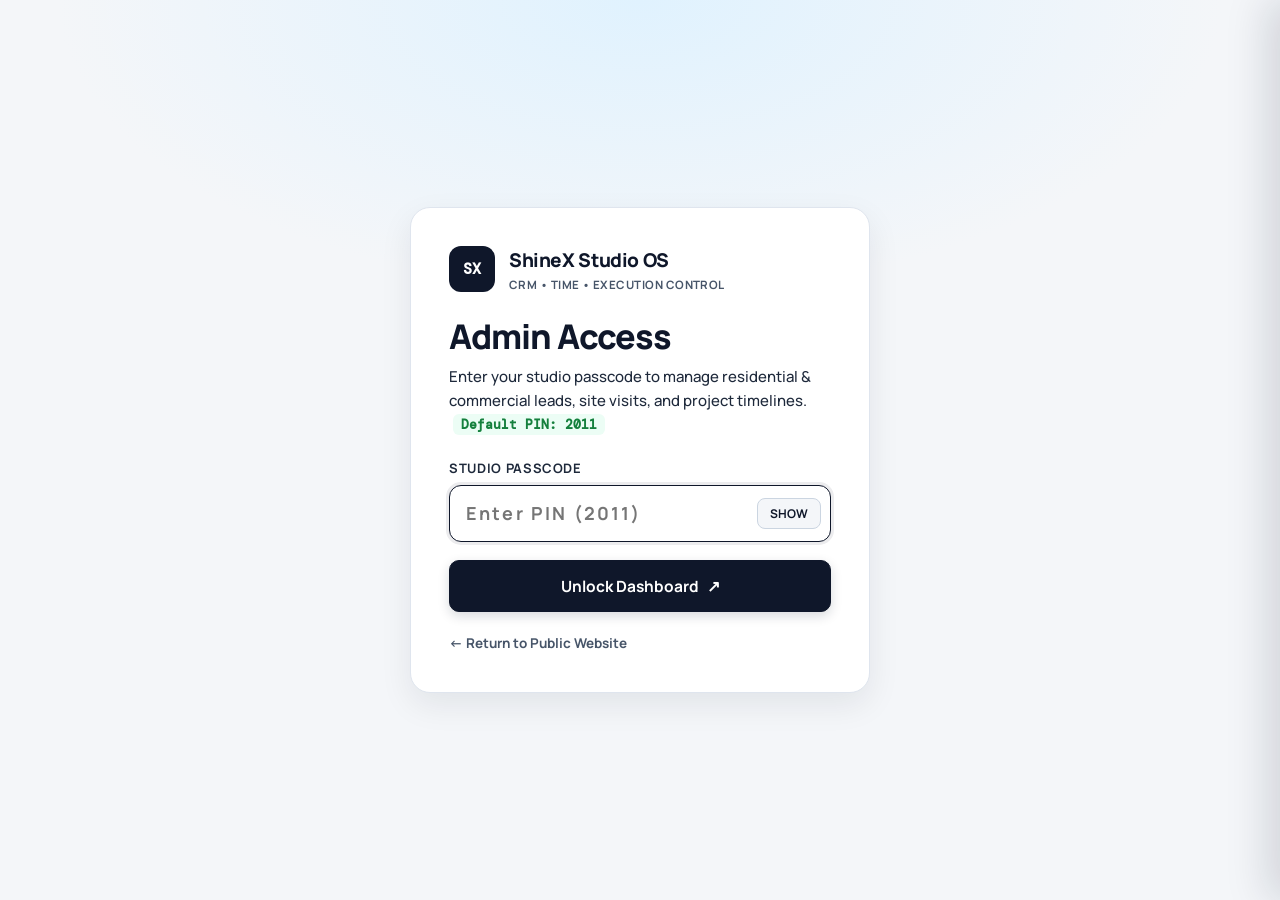
<file: admin.html>
<!doctype html>
<html lang="en">
<head>
  <meta charset="utf-8" />
  <meta name="viewport" content="width=device-width, initial-scale=1" />
  <meta name="theme-color" content="#f4f6f9" />
  <meta name="robots" content="noindex, nofollow" />
  <title>ShineX Studio OS — Admin CRM &amp; Operations</title>
  <link rel="icon" href="data:," />
  <link rel="preconnect" href="https://fonts.googleapis.com" />
  <link rel="preconnect" href="https://fonts.gstatic.com" crossorigin />
  <link href="https://fonts.googleapis.com/css2?family=DM+Mono:wght@500;700&family=Manrope:wght@500;600;700;800&display=swap" rel="stylesheet" />
  <link rel="stylesheet" href="admin.css?v=8" />
</head>
<body>
  <!-- Passcode Gate -->
  <div class="auth-gate" id="authGate">
    <div class="auth-card">
      <div class="auth-brand">
        <span class="brand-mark">SX</span>
        <div>
          <strong>ShineX Studio OS</strong>
          <small>CRM • Time • Execution Control</small>
        </div>
      </div>
      <h1>Admin Access</h1>
      <p class="auth-hint">Enter your studio passcode to manage residential &amp; commercial leads, site visits, and project timelines. <span>Default PIN: 2011</span></p>
      <div id="authForm" class="auth-form">
        <div class="auth-field">
          <label for="authInput">Studio Passcode</label>
          <div class="auth-input-wrap">
            <input id="authInput" name="pin" type="password" inputmode="numeric" autocomplete="off" placeholder="Enter PIN (2011)" autofocus />
            <button class="auth-eye-btn" id="togglePinVisBtn" type="button" aria-label="Show passcode">Show</button>
          </div>
        </div>
        <p class="auth-error" id="authError">Incorrect passcode. Try again (default: 2011).</p>
        <button class="btn btn--accent btn--full" id="authSubmitBtn" type="button">Unlock Dashboard <span>↗</span></button>
      </div>
      <a class="auth-back" href="index.html">← Return to Public Website</a>
    </div>
  </div>

  <!-- Admin Dashboard App -->
  <div class="admin-app" id="adminApp" hidden>
    <aside class="sidebar" id="sidebar">
      <div class="sidebar-top">
        <a class="brand" href="index.html" title="View Public Site">
          <span class="brand-mark">SX</span>
          <span class="brand-copy">ShineX <em>Studio OS</em></span>
        </a>
        <button class="icon-btn sidebar-close" id="sidebarClose" type="button" aria-label="Close navigation">×</button>
      </div>

      <nav class="side-nav" aria-label="Dashboard sections">
        <button class="nav-item is-active" data-view="overview" type="button">
          <span class="nav-num">01</span>
          <span class="nav-label">Overview</span>
        </button>
        <button class="nav-item" data-view="leads" type="button">
          <span class="nav-num">02</span>
          <span class="nav-label">Leads CRM</span>
          <span class="nav-badge" id="navLeadsBadge">0</span>
        </button>
        <button class="nav-item" data-view="schedule" type="button">
          <span class="nav-num">03</span>
          <span class="nav-label">Time &amp; Schedule</span>
          <span class="nav-badge nav-badge--warn" id="navScheduleBadge">0</span>
        </button>
        <button class="nav-item" data-view="projects" type="button">
          <span class="nav-num">04</span>
          <span class="nav-label">Active Projects</span>
          <span class="nav-badge" id="navProjectsBadge">0</span>
        </button>
        <button class="nav-item" data-view="settings" type="button">
          <span class="nav-num">05</span>
          <span class="nav-label">Sync &amp; Settings</span>
        </button>
      </nav>

      <div class="sidebar-footer">
        <div class="studio-badge">Parent: Sneha Enterprises &bull; Est. 2011</div>
        <div class="sidebar-actions">
          <a class="btn btn--ghost btn--sm" href="index.html" target="_blank" rel="noreferrer">Live Site ↗</a>
          <button class="btn btn--ghost btn--sm" id="lockBtn" type="button">Lock Portal</button>
        </div>
      </div>
    </aside>

    <div class="main-wrap">
      <header class="topbar">
        <div class="topbar-left">
          <button class="icon-btn menu-toggle" id="menuToggle" type="button" aria-label="Open menu">☰</button>
          <div>
            <span class="eyebrow-mono" id="topbarKicker">01 / Executive Command</span>
            <h2 class="topbar-title" id="topbarTitle">Overview &amp; Pipeline</h2>
          </div>
        </div>

        <div class="topbar-right">
          <span class="sync-pill sync-pill--local" id="syncStatusBadge">Local Mode</span>
          <span class="live-clock" id="liveClock"></span>
          <div class="search-box">
            <input id="globalSearch" type="search" placeholder="Search leads, phones, cities..." aria-label="Search leads and projects" />
          </div>
          <button class="btn btn--ghost" id="openNewScheduleBtn" type="button">+ Schedule</button>
          <button class="btn btn--accent" id="openNewLeadBtn" type="button">+ New Lead</button>
        </div>
      </header>

      <main class="workspace">
        <!-- 01 / OVERVIEW -->
        <section class="view is-active" id="view-overview">
          <div class="kpi-grid" id="kpiGrid"></div>

          <div class="overview-grid">
            <article class="panel">
              <div class="panel-head">
                <div>
                  <span class="eyebrow-mono">Conversion Velocity</span>
                  <h3>Stage Funnel &amp; World Split</h3>
                </div>
                <button class="btn btn--ghost btn--xs" data-jump="leads" type="button">Open CRM →</button>
              </div>
              <div id="funnelBars" class="funnel-bars"></div>
              <div id="worldSplit" class="world-split"></div>
            </article>

            <article class="panel">
              <div class="panel-head">
                <div>
                  <span class="eyebrow-mono">Time Management</span>
                  <h3>Today &amp; Overdue Priorities</h3>
                </div>
                <button class="btn btn--ghost btn--xs" data-jump="schedule" type="button">Full Agenda →</button>
              </div>
              <div id="todayAgendaList" class="compact-list"></div>
            </article>
          </div>

          <article class="panel">
            <div class="panel-head">
              <div>
                <span class="eyebrow-mono">Latest Incoming Briefs</span>
                <h3>Recent Leads &amp; Enquiries</h3>
              </div>
              <button class="btn btn--ghost btn--xs" data-jump="leads" type="button">View All Leads →</button>
            </div>
            <div id="recentLeadsTableWrap" class="table-wrap"></div>
          </article>
        </section>

        <!-- 02 / LEADS CRM -->
        <section class="view" id="view-leads">
          <div class="toolbar">
            <div class="filter-row">
              <select id="filterWorld" aria-label="Filter by World">
                <option value="all">All Worlds</option>
                <option value="Residential">Residential</option>
                <option value="Commercial & Civil">Commercial &amp; Civil</option>
              </select>
              <select id="filterStage" aria-label="Filter by Stage">
                <option value="all">All Stages</option>
                <option value="New">New</option>
                <option value="Contacted">Contacted</option>
                <option value="Site Visit">Site Visit</option>
                <option value="Quote Sent">Quote Sent</option>
                <option value="Won">Won</option>
                <option value="Lost">Lost</option>
              </select>
              <select id="filterPriority" aria-label="Filter by Priority">
                <option value="all">All Priorities</option>
                <option value="Hot">Hot</option>
                <option value="Warm">Warm</option>
                <option value="Normal">Normal</option>
              </select>
            </div>

            <div class="toolbar-actions">
              <div class="segmented" role="group" aria-label="CRM Layout Mode">
                <button class="seg-btn is-active" data-crm-mode="table" type="button">Table</button>
                <button class="seg-btn" data-crm-mode="kanban" type="button">Kanban Board</button>
              </div>
              <button class="btn btn--accent btn--sm" id="crmAddLeadBtn" type="button">+ Add Lead</button>
            </div>
          </div>

          <div id="crmTableView" class="panel">
            <div class="table-wrap">
              <table class="crm-table">
                <thead>
                  <tr>
                    <th>Client</th>
                    <th>Scope / Service</th>
                    <th>City</th>
                    <th>Stage</th>
                    <th>Priority</th>
                    <th>Est. Value</th>
                    <th>Next Follow-Up</th>
                    <th>Actions</th>
                  </tr>
                </thead>
                <tbody id="leadsTableBody"></tbody>
              </table>
            </div>
          </div>

          <div id="crmKanbanView" class="kanban-board" hidden></div>
        </section>

        <!-- 03 / TIME & SCHEDULE -->
        <section class="view" id="view-schedule">
          <div class="toolbar">
            <div class="segmented" id="scheduleTabs" role="group" aria-label="Schedule filter">
              <button class="seg-btn is-active" data-sched-filter="active" type="button">All Open</button>
              <button class="seg-btn" data-sched-filter="overdue" type="button">Overdue</button>
              <button class="seg-btn" data-sched-filter="today" type="button">Today</button>
              <button class="seg-btn" data-sched-filter="upcoming" type="button">Upcoming</button>
              <button class="seg-btn" data-sched-filter="completed" type="button">Completed</button>
            </div>
            <button class="btn btn--accent btn--sm" id="schedAddBtn" type="button">+ Schedule Time Slot</button>
          </div>

          <div class="panel">
            <div id="scheduleList" class="schedule-list"></div>
          </div>
        </section>

        <!-- 04 / ACTIVE PROJECTS -->
        <section class="view" id="view-projects">
          <div class="toolbar">
            <div>
              <span class="eyebrow-mono">Site Execution &amp; Handover Tracking</span>
              <h3 class="toolbar-sub">Turnkey Build Timelines</h3>
            </div>
            <button class="btn btn--accent btn--sm" id="addProjectBtn" type="button">+ New Project</button>
          </div>

          <div id="projectsGrid" class="projects-grid"></div>
        </section>

        <!-- 05 / SYNC & SETTINGS -->
        <section class="view" id="view-settings">
          <div class="settings-grid">
            <article class="panel">
              <span class="eyebrow-mono">Backups &amp; Reporting</span>
              <h3>Export &amp; Restore Studio Data</h3>
              <p class="panel-desc">Download Excel-compatible CSV spreadsheets of your leads or schedules, or export a full JSON backup before switching devices.</p>
              <div class="btn-cluster">
                <button class="btn btn--accent" id="exportLeadsCsvBtn" type="button">Export Leads CSV ↗</button>
                <button class="btn btn--ghost" id="exportScheduleCsvBtn" type="button">Export Schedule CSV ↗</button>
                <button class="btn btn--ghost" id="exportJsonBtn" type="button">Download JSON Backup</button>
                <label class="btn btn--ghost file-btn">
                  Import JSON Backup
                  <input id="importJsonInput" type="file" accept=".json" hidden />
                </label>
              </div>
              <div class="danger-zone">
                <span>Restore original sample walkthrough records (asks confirmation):</span>
                <button class="btn btn--danger btn--sm" id="resetSeedBtn" type="button">Reset to Demo Seed Data</button>
              </div>
            </article>

            <article class="panel">
              <span class="eyebrow-mono">Security</span>
              <h3>Admin Passcode</h3>
              <p class="panel-desc">Update the lock screen PIN stored on this browser. Default PIN is <code>2011</code>.</p>
              <form id="pinForm" class="stack-form">
                <label>
                  <span>New Studio PIN (4–12 chars)</span>
                  <input id="newPinInput" type="password" minlength="4" maxlength="12" placeholder="Enter new PIN" required />
                </label>
                <button class="btn btn--accent btn--sm" type="submit">Update Passcode</button>
                <p class="inline-feedback" id="pinFeedback"></p>
              </form>
            </article>

            <article class="panel panel--wide">
              <span class="eyebrow-mono">Live Domain &amp; Cross-Device Lead Sync</span>
              <h3>Google Sheets / Webhook Sync (For Live Domain Launch)</h3>
              <p class="panel-desc">Once your custom domain is live, visitors submit quotes from their own phones. Paste your free Google Apps Script <code>/exec</code> URL below AND into <strong>crm-config.js</strong> so every customer quote from any phone syncs straight to your Google Sheet and this Admin Panel.</p>
              <form id="syncForm" class="sync-form">
                <input id="webhookUrlInput" type="url" placeholder="https://script.google.com/macros/s/.../exec" />
                <button class="btn btn--accent" type="submit">Save Sync URL</button>
                <button class="btn btn--ghost" id="pullSyncBtn" type="button">Pull Remote Leads ↓</button>
              </form>
              <p class="inline-feedback" id="syncFeedback"></p>

              <details class="script-accordion">
                <summary>View 1-Click Free Google Sheets Apps Script Setup &amp; Domain Checklist</summary>
                <p class="panel-desc"><strong>Setup:</strong> Open Google Sheets → Extensions → Apps Script → paste the code below → Deploy as Web App (Execute as: <strong>Me</strong>, Who has access: <strong>Anyone</strong>) → copy the <code>/exec</code> URL into <code>crm-config.js</code> and above.</p>
                <pre id="appsScriptCode">function doPost(e) {
  var sheet = SpreadsheetApp.getActiveSpreadsheet().getActiveSheet();
  var payload = JSON.parse(e.postData.contents);
  var lead = payload.lead || payload;
  if (sheet.getLastRow() === 0) {
    sheet.appendRow(["ID","Created","Name","Phone","Email","City","World","Service","SubService","Concept","Message","Status"]);
  }
  sheet.appendRow([lead.id, lead.createdAt, lead.name, lead.contact, lead.email, lead.city, lead.world, lead.service, lead.subService, lead.concept, lead.message, lead.status]);
  return ContentService.createTextOutput(JSON.stringify({ ok: true })).setMimeType(ContentService.MimeType.JSON);
}

function doGet() {
  var sheet = SpreadsheetApp.getActiveSpreadsheet().getActiveSheet();
  var rows = sheet.getDataRange().getValues();
  if (rows.length &lt; 2) return ContentService.createTextOutput(JSON.stringify({ leads: [] })).setMimeType(ContentService.MimeType.JSON);
  var leads = rows.slice(1).map(function(r) {
    return { id: String(r[0]), createdAt: String(r[1]), name: String(r[2]), contact: String(r[3]), email: String(r[4]), city: String(r[5]), world: String(r[6]), service: String(r[7]), subService: String(r[8]), concept: String(r[9]), message: String(r[10]), status: String(r[11] || "New"), priority: "Warm", estimatedValue: 0, notes: [] };
  });
  return ContentService.createTextOutput(JSON.stringify({ leads: leads })).setMimeType(ContentService.MimeType.JSON);
}</pre>
                <button class="btn btn--ghost btn--sm" id="copyScriptBtn" type="button">Copy Apps Script</button>
              </details>
            </article>
          </div>
        </section>
      </main>
    </div>
  </div>

  <!-- Slide-over Lead Inspector Drawer -->
  <div class="drawer-backdrop" id="drawerBackdrop" hidden></div>
  <aside class="inspector-drawer" id="leadDrawer" aria-hidden="true">
    <div class="drawer-head">
      <div>
        <span class="eyebrow-mono" id="drawerLeadId">LD-000</span>
        <h3 id="drawerLeadName">Client Name</h3>
      </div>
      <button class="icon-btn" id="drawerClose" type="button" aria-label="Close inspector">×</button>
    </div>

    <div class="drawer-body">
      <div class="drawer-quick-actions">
        <a class="btn btn--accent btn--sm" id="drawerWaBtn" target="_blank" rel="noreferrer">WhatsApp Follow-Up ↗</a>
        <a class="btn btn--ghost btn--sm" id="drawerCallBtn">Call Client ↗</a>
        <a class="btn btn--ghost btn--sm" id="drawerMailBtn">Email ↗</a>
      </div>

      <div class="drawer-scope-card" id="drawerScopeBox"></div>

      <form id="drawerEditForm" class="drawer-form">
        <div class="form-row-2">
          <label>
            <span>Stage</span>
            <select name="status" id="drawerStatus">
              <option value="New">New</option>
              <option value="Contacted">Contacted</option>
              <option value="Site Visit">Site Visit</option>
              <option value="Quote Sent">Quote Sent</option>
              <option value="Won">Won</option>
              <option value="Lost">Lost</option>
            </select>
          </label>
          <label>
            <span>Priority</span>
            <select name="priority" id="drawerPriority">
              <option value="Hot">Hot</option>
              <option value="Warm">Warm</option>
              <option value="Normal">Normal</option>
            </select>
          </label>
        </div>

        <div class="form-row-2">
          <label>
            <span>Est. Budget (₹)</span>
            <input name="estimatedValue" id="drawerValue" type="number" min="0" step="10000" placeholder="e.g. 650000" />
          </label>
          <label>
            <span>Assigned To</span>
            <input name="assignedTo" id="drawerAssignee" type="text" placeholder="Salim Ahmed" />
          </label>
        </div>

        <div class="form-row-2">
          <label>
            <span>Next Follow-Up Date &amp; Time</span>
            <input name="followUpAt" id="drawerFollowUp" type="datetime-local" />
          </label>
          <label>
            <span>City / Site Location</span>
            <input name="city" id="drawerCity" type="text" />
          </label>
        </div>

        <label>
          <span>Client Brief / Requirement</span>
          <textarea name="message" id="drawerMessage" rows="3"></textarea>
        </label>

        <div class="drawer-save-row">
          <button class="btn btn--accent btn--sm" type="submit">Save Changes</button>
          <button class="btn btn--ghost btn--sm" id="promoteProjectBtn" type="button">Convert to Project →</button>
          <button class="btn btn--danger btn--sm" id="deleteLeadBtn" type="button">Delete</button>
        </div>
      </form>

      <div class="notes-block">
        <span class="eyebrow-mono">Call &amp; Site Visit Notes</span>
        <form id="noteForm" class="note-form">
          <input id="noteInput" type="text" placeholder="Add call outcome, site measurement, or pricing note..." required />
          <button class="btn btn--ghost btn--sm" type="submit">+ Add</button>
        </form>
        <ul class="notes-list" id="drawerNotesList"></ul>
      </div>
    </div>
  </aside>

  <!-- Modal: Add Lead -->
  <div class="modal-backdrop" id="leadModal" hidden>
    <div class="modal-card">
      <div class="modal-head">
        <h3>Add New Lead</h3>
        <button class="icon-btn modal-close" data-close="leadModal" type="button" aria-label="Close modal">×</button>
      </div>
      <form id="newLeadForm" class="stack-form">
        <div class="form-row-2">
          <label><span>Client Name *</span><input name="name" type="text" required placeholder="Full name" /></label>
          <label><span>Phone Number *</span><input name="contact" type="tel" required placeholder="+91 98..." /></label>
        </div>
        <div class="form-row-2">
          <label><span>Email</span><input name="email" type="email" placeholder="client@email.com" /></label>
          <label><span>City / Node *</span><input name="city" type="text" required placeholder="Seawoods, Navi Mumbai" /></label>
        </div>
        <div class="form-row-2">
          <label>
            <span>World *</span>
            <select name="world" id="newLeadWorld">
              <option value="Residential">Residential</option>
              <option value="Commercial & Civil">Commercial &amp; Civil</option>
            </select>
          </label>
          <label>
            <span>Main Service *</span>
            <select name="service" id="newLeadService"></select>
          </label>
        </div>
        <div class="form-row-2">
          <label>
            <span>Sub-Service</span>
            <select name="subService" id="newLeadSubService"></select>
          </label>
          <label>
            <span>Priority</span>
            <select name="priority">
              <option value="Hot">Hot</option>
              <option value="Warm" selected>Warm</option>
              <option value="Normal">Normal</option>
            </select>
          </label>
        </div>
        <div class="form-row-2">
          <label><span>Estimated Value (₹)</span><input name="estimatedValue" type="number" min="0" step="10000" placeholder="550000" /></label>
          <label><span>Follow-Up Date &amp; Time</span><input name="followUpAt" type="datetime-local" /></label>
        </div>
        <label><span>Requirement Notes</span><textarea name="message" rows="2" placeholder="Site status, carpet area, timeline..."></textarea></label>
        <div class="modal-actions">
          <button class="btn btn--ghost" data-close="leadModal" type="button">Cancel</button>
          <button class="btn btn--accent" type="submit">Create Lead</button>
        </div>
      </form>
    </div>
  </div>

  <!-- Modal: Add Schedule Slot -->
  <div class="modal-backdrop" id="scheduleModal" hidden>
    <div class="modal-card">
      <div class="modal-head">
        <h3>Schedule Time Slot / Site Visit</h3>
        <button class="icon-btn modal-close" data-close="scheduleModal" type="button" aria-label="Close modal">×</button>
      </div>
      <form id="newScheduleForm" class="stack-form">
        <label><span>Task / Visit Title *</span><input name="title" type="text" required placeholder="Site Measurement — Nerul Sector 15" /></label>
        <div class="form-row-2">
          <label>
            <span>Category *</span>
            <select name="kind">
              <option value="Site Measurement">Site Measurement</option>
              <option value="Follow-Up Call">Follow-Up Call</option>
              <option value="3D Design Review">3D Design Review</option>
              <option value="Material Selection">Material Selection</option>
              <option value="Handover Inspection">Handover Inspection</option>
            </select>
          </label>
          <label><span>Link to Lead (Optional)</span><select name="leadId" id="schedLeadSelect"></select></label>
        </div>
        <div class="form-row-2">
          <label><span>Date *</span><input name="date" id="schedDateInput" type="date" required /></label>
          <label><span>Time *</span><input name="time" id="schedTimeInput" type="time" required value="11:00" /></label>
        </div>
        <div class="form-row-2">
          <label><span>Location / Site</span><input name="location" type="text" placeholder="Palm Beach Rd, Navi Mumbai" /></label>
          <label><span>Assigned To</span><input name="assignee" type="text" value="Salim Ahmed" /></label>
        </div>
        <div class="modal-actions">
          <button class="btn btn--ghost" data-close="scheduleModal" type="button">Cancel</button>
          <button class="btn btn--accent" type="submit">Save Time Slot</button>
        </div>
      </form>
    </div>
  </div>

  <!-- Modal: Add Project -->
  <div class="modal-backdrop" id="projectModal" hidden>
    <div class="modal-card">
      <div class="modal-head">
        <h3>Create Execution Project</h3>
        <button class="icon-btn modal-close" data-close="projectModal" type="button" aria-label="Close modal">×</button>
      </div>
      <form id="newProjectForm" class="stack-form">
        <label><span>Project Name *</span><input name="title" type="text" required placeholder="Seawoods 3BHK Turnkey Interiors" /></label>
        <div class="form-row-2">
          <label><span>Client Name *</span><input name="clientName" type="text" required placeholder="Client name" /></label>
          <label>
            <span>World</span>
            <select name="world">
              <option value="Residential">Residential</option>
              <option value="Commercial & Civil">Commercial &amp; Civil</option>
            </select>
          </label>
        </div>
        <div class="form-row-2">
          <label><span>Site Location</span><input name="location" type="text" placeholder="Kharghar, Navi Mumbai" /></label>
          <label><span>Contract Budget (₹)</span><input name="budget" type="number" min="0" step="25000" placeholder="1450000" /></label>
        </div>
        <div class="form-row-2">
          <label><span>Start Date</span><input name="startDate" id="projStartInput" type="date" required /></label>
          <label><span>Target Handover</span><input name="targetDate" id="projTargetInput" type="date" required /></label>
        </div>
        <div class="form-row-2">
          <label>
            <span>Current Phase</span>
            <select name="phase">
              <option value="01 Discovery & Survey">01 Discovery &amp; Survey</option>
              <option value="02 Design & Scope">02 Design &amp; Scope</option>
              <option value="03 Execution & MEP">03 Execution &amp; MEP</option>
              <option value="04 Handover & Aftercare">04 Handover &amp; Aftercare</option>
            </select>
          </label>
          <label><span>Progress (%)</span><input name="progress" type="number" min="0" max="100" value="15" /></label>
        </div>
        <div class="modal-actions">
          <button class="btn btn--ghost" data-close="projectModal" type="button">Cancel</button>
          <button class="btn btn--accent" type="submit">Launch Project</button>
        </div>
      </form>
    </div>
  </div>

  <div class="toast" id="toast" role="status" aria-live="polite"></div>

  <script src="crm-config.js?v=1"></script>
  <script src="admin.js?v=6"></script>
</body>
</html>
</file>
<file: admin.css>
:root {
  --bg: #f4f6f9;
  --panel: #ffffff;
  --panel-2: #f8fafc;
  --line: #dfe5ee;
  --line-bright: #cbd5e1;
  --ink: #0f172a;
  --ink-2: #1e293b;
  --muted: #475569;
  --accent: #0f172a;
  --accent-hover: #1e293b;
  --brand-green: #0f766e;
  --brand-blue: #1d4ed8;
  --ok: #15803d;
  --warn: #b45309;
  --danger: #b91c1c;
  --shadow-sm: 0 2px 8px rgba(15, 23, 42, .05);
  --shadow-md: 0 12px 32px rgba(15, 23, 42, .08);
  --sans: "Manrope", -apple-system, BlinkMacSystemFont, "Segoe UI", Arial, sans-serif;
  --mono: "DM Mono", ui-monospace, monospace;
  --ease: cubic-bezier(.16, 1, .3, 1);
}

* { box-sizing: border-box; }
html, body {
  margin: 0;
  padding: 0;
  background: var(--bg);
  color: var(--ink);
  font-family: var(--sans);
  font-size: 16px;
  font-weight: 500;
  line-height: 1.5;
  overflow-x: hidden;
  -webkit-font-smoothing: antialiased;
}
a { color: inherit; text-decoration: none; }
button, input, select, textarea { font: inherit; color: inherit; }
button { cursor: pointer; border: 0; background: transparent; }
[hidden] { display: none !important; }

.eyebrow-mono {
  display: block;
  font: 700 12px var(--sans);
  letter-spacing: .06em;
  text-transform: uppercase;
  color: var(--muted);
}

/* Shared Buttons */
.btn {
  display: inline-flex;
  align-items: center;
  justify-content: center;
  gap: 8px;
  padding: 11px 20px;
  border-radius: 10px;
  font: 700 14px var(--sans);
  white-space: nowrap;
  transition: transform .2s var(--ease), background .2s, border-color .2s, color .2s, box-shadow .2s;
}
.btn--accent {
  background: var(--accent);
  color: #ffffff;
  border: 1.5px solid var(--accent);
  box-shadow: 0 4px 12px rgba(15, 23, 42, .16);
}
.btn--accent:hover { background: var(--accent-hover); transform: translateY(-1px); box-shadow: 0 6px 18px rgba(15, 23, 42, .22); }
.btn--ghost {
  background: #ffffff;
  color: var(--ink);
  border: 1.5px solid var(--line-bright);
}
.btn--ghost:hover { border-color: var(--ink); background: var(--panel-2); }
.btn--danger {
  background: #fef2f2;
  color: var(--danger);
  border: 1.5px solid #fecaca;
}
.btn--danger:hover { background: var(--danger); color: #ffffff; border-color: var(--danger); }
.btn--sm { padding: 9px 15px; font-size: 13.5px; }
.btn--xs { padding: 7px 12px; font-size: 13px; border-radius: 8px; }
.btn--full { width: 100%; padding: 14px 20px; font-size: 15.5px; }
.btn[aria-disabled="true"] { opacity: .45; pointer-events: none; }
.icon-btn {
  width: 38px;
  height: 38px;
  border-radius: 10px;
  border: 1.5px solid var(--line-bright);
  background: #ffffff;
  display: grid;
  place-items: center;
  color: var(--ink);
  font-size: 20px;
  font-weight: 700;
  transition: border-color .2s, background .2s;
}
.icon-btn:hover { border-color: var(--ink); background: var(--panel-2); }

/* Auth Gate */
.auth-gate {
  min-height: 100svh;
  display: grid;
  place-items: center;
  padding: 24px;
  background:
    radial-gradient(70% 50% at 50% 0%, #e0f2fe 0%, transparent 65%),
    var(--bg);
}
.auth-card {
  width: 100%;
  max-width: 460px;
  padding: 38px;
  border-radius: 20px;
  background: #ffffff;
  border: 1px solid var(--line);
  box-shadow: var(--shadow-md);
}
.auth-brand { display: flex; align-items: center; gap: 14px; margin-bottom: 26px; }
.brand-mark {
  display: grid;
  place-items: center;
  width: 46px;
  height: 46px;
  background: var(--ink);
  color: #ffffff;
  border-radius: 12px;
  font: 800 15px var(--mono);
  flex-shrink: 0;
}
.auth-brand strong { display: block; font-size: 19px; font-weight: 800; letter-spacing: -.02em; color: var(--ink); }
.auth-brand small { display: block; font: 700 11.5px var(--sans); letter-spacing: .04em; text-transform: uppercase; color: var(--muted); margin-top: 2px; }
.auth-card h1 { margin: 0 0 10px; font-size: 34px; font-weight: 800; letter-spacing: -.03em; line-height: 1.1; color: var(--ink); }
.auth-hint { margin: 0 0 24px; color: var(--ink-2); font-size: 15px; font-weight: 500; line-height: 1.55; }
.auth-hint span { display: inline-block; margin-left: 4px; padding: 2px 8px; border-radius: 6px; background: #ecfdf5; color: var(--ok); font: 700 13px var(--mono); }
.auth-form .auth-field { display: flex; flex-direction: column; gap: 8px; margin-bottom: 18px; }
.auth-form label { font: 700 13px var(--sans); text-transform: uppercase; letter-spacing: .05em; color: var(--ink-2); }
.auth-input-wrap { position: relative; display: flex; align-items: center; }
.auth-form input {
  width: 100%;
  padding: 14px 82px 14px 16px;
  border-radius: 12px;
  border: 1.5px solid var(--line-bright);
  background: #ffffff;
  color: var(--ink);
  font-size: 18px;
  font-weight: 700;
  letter-spacing: .12em;
  outline: none;
}
.auth-form input:focus { border-color: var(--ink); box-shadow: 0 0 0 3px rgba(15, 23, 42, .08); }
.auth-eye-btn {
  position: absolute;
  right: 10px;
  padding: 6px 12px;
  border-radius: 8px;
  background: var(--bg);
  border: 1px solid var(--line-bright);
  color: var(--ink);
  font: 700 12px var(--sans);
  text-transform: uppercase;
}
.auth-eye-btn:hover { background: var(--ink); color: #ffffff; border-color: var(--ink); }
.auth-error { display: none; margin: 0 0 14px; color: var(--danger); font: 700 13.5px var(--sans); }
.auth-error.is-visible { display: block; }
.auth-back { display: inline-block; margin-top: 22px; font: 700 13.5px var(--sans); color: var(--muted); }
.auth-back:hover { color: var(--ink); text-decoration: underline; }

/* App Shell */
.admin-app {
  display: grid;
  grid-template-columns: 272px minmax(0, 1fr);
  min-height: 100svh;
}
.sidebar {
  position: sticky;
  top: 0;
  height: 100svh;
  display: flex;
  flex-direction: column;
  padding: 24px 18px;
  background: #ffffff;
  border-right: 1px solid var(--line);
  z-index: 30;
}
.sidebar-top { display: flex; align-items: center; justify-content: space-between; margin-bottom: 28px; padding: 0 4px; }
.brand { display: inline-flex; align-items: center; gap: 12px; }
.brand-copy { font-size: 18px; font-weight: 800; letter-spacing: -.03em; line-height: 1.05; color: var(--ink); }
.brand-copy em { display: block; margin-top: 3px; font: 700 11px var(--sans); letter-spacing: .06em; text-transform: uppercase; color: var(--brand-green); font-style: normal; }
.sidebar-close { display: none; }

.side-nav { display: flex; flex-direction: column; gap: 6px; flex: 1; }
.nav-item {
  display: flex;
  align-items: center;
  gap: 12px;
  width: 100%;
  padding: 13px 15px;
  border-radius: 12px;
  text-align: left;
  color: var(--ink-2);
  border: 1px solid transparent;
  transition: all .2s var(--ease);
}
.nav-item:hover { background: var(--bg); color: var(--ink); }
.nav-item.is-active {
  background: var(--ink);
  color: #ffffff;
  box-shadow: 0 6px 16px rgba(15, 23, 42, .16);
}
.nav-num { font: 700 12px var(--mono); color: var(--muted); }
.nav-item.is-active .nav-num { color: #cbd5e1; }
.nav-label { font-weight: 700; font-size: 15.5px; flex: 1; }
.nav-badge {
  padding: 3px 9px;
  border-radius: 999px;
  background: var(--bg);
  border: 1px solid var(--line);
  font: 800 12px var(--sans);
  color: var(--ink);
}
.nav-item.is-active .nav-badge { background: rgba(255, 255, 255, .18); border-color: transparent; color: #ffffff; }
.nav-badge--warn { background: #fef3c7; border-color: #fde68a; color: #92400e; }
.nav-item.is-active .nav-badge--warn { background: #f59e0b; color: #0f172a; }

.sidebar-footer { padding-top: 18px; border-top: 1px solid var(--line); display: flex; flex-direction: column; gap: 12px; }
.studio-badge { font: 700 12px var(--sans); color: var(--muted); line-height: 1.45; }
.sidebar-actions { display: flex; gap: 8px; }

/* Main Content */
.main-wrap { display: flex; flex-direction: column; min-width: 0; }
.topbar {
  position: sticky;
  top: 0;
  z-index: 20;
  display: flex;
  align-items: center;
  justify-content: space-between;
  gap: 16px;
  flex-wrap: wrap;
  padding: 18px 28px;
  background: rgba(255, 255, 255, .94);
  backdrop-filter: blur(10px);
  border-bottom: 1px solid var(--line);
}
.topbar-left { display: flex; align-items: center; gap: 14px; }
.menu-toggle { display: none; }
.topbar-title { margin: 4px 0 0; font-size: 28px; font-weight: 800; letter-spacing: -.03em; line-height: 1.1; color: var(--ink); }
.topbar-right { display: flex; align-items: center; gap: 10px; flex-wrap: wrap; }
.sync-pill {
  padding: 6px 12px;
  border-radius: 999px;
  font: 700 12px var(--sans);
  border: 1px solid var(--line-bright);
  background: var(--panel-2);
  color: var(--ink-2);
}
.sync-pill--live { background: #dcfce7; border-color: #86efac; color: #166534; }
.live-clock { font: 700 12.5px var(--sans); color: var(--muted); padding-right: 4px; }
.search-box input {
  width: 250px;
  padding: 10px 16px;
  border-radius: 10px;
  border: 1.5px solid var(--line-bright);
  background: #ffffff;
  font-size: 14.5px;
  font-weight: 600;
  color: var(--ink);
  outline: none;
}
.search-box input::placeholder { color: #64748b; font-weight: 500; }
.search-box input:focus { border-color: var(--ink); box-shadow: 0 0 0 3px rgba(15, 23, 42, .08); }

.workspace { padding: 26px 28px 60px; flex: 1; width: 100%; }
.view { display: none; flex-direction: column; gap: 22px; }
.view.is-active { display: flex; }

/* Panels & KPIs */
.kpi-grid { display: grid; grid-template-columns: repeat(4, minmax(0, 1fr)); gap: 16px; }
.kpi-card {
  padding: 22px 24px;
  border-radius: 16px;
  background: var(--panel);
  border: 1px solid var(--line);
  box-shadow: var(--shadow-sm);
  display: flex;
  flex-direction: column;
  gap: 8px;
}
.kpi-card--accent {
  background: linear-gradient(155deg, #ecfdf5 0%, #ffffff 70%);
  border: 1.5px solid #99f6e4;
}
.kpi-val { font-size: 36px; font-weight: 800; letter-spacing: -.04em; line-height: 1.05; color: var(--ink); }
.kpi-sub { font: 600 14px var(--sans); color: var(--muted); }
.kpi-sub strong { color: var(--ink); font-weight: 800; }

.overview-grid { display: grid; grid-template-columns: 1fr 1fr; gap: 20px; }
.panel {
  padding: 24px;
  border-radius: 16px;
  background: var(--panel);
  border: 1px solid var(--line);
  box-shadow: var(--shadow-sm);
}
.panel--wide { grid-column: 1 / -1; }
.panel-head { display: flex; align-items: flex-start; justify-content: space-between; gap: 12px; margin-bottom: 18px; }
.panel-head h3, .panel h3 { margin: 4px 0 0; font-size: 20px; font-weight: 800; letter-spacing: -.02em; color: var(--ink); }
.panel-desc { margin: 8px 0 18px; color: var(--ink-2); font-size: 15px; font-weight: 500; line-height: 1.6; max-width: 780px; }

/* Funnel & Split */
.funnel-bars { display: flex; flex-direction: column; gap: 13px; }
.funnel-row { display: grid; grid-template-columns: 110px 1fr 44px; align-items: center; gap: 12px; }
.funnel-label { font: 700 13px var(--sans); color: var(--ink-2); }
.funnel-track { height: 12px; border-radius: 999px; background: #e2e8f0; overflow: hidden; }
.funnel-fill { height: 100%; border-radius: 999px; background: linear-gradient(90deg, #0f172a, #0f766e); }
.funnel-count { font: 800 15px var(--sans); text-align: right; color: var(--ink); }
.world-split {
  margin-top: 20px;
  padding-top: 18px;
  border-top: 1px solid var(--line);
  display: grid;
  grid-template-columns: 1fr 1fr;
  gap: 14px;
}
.split-pill {
  padding: 14px 16px;
  border-radius: 12px;
  background: var(--panel-2);
  border: 1px solid var(--line);
}
.split-pill strong { display: block; font-size: 20px; font-weight: 800; color: var(--ink); margin-top: 4px; }

/* Compact Agenda */
.compact-list { display: flex; flex-direction: column; gap: 12px; }
.compact-item {
  display: flex;
  align-items: center;
  justify-content: space-between;
  gap: 12px;
  padding: 14px 16px;
  border-radius: 12px;
  background: var(--panel-2);
  border: 1px solid var(--line);
}
.compact-item strong { display: block; font-size: 15.5px; font-weight: 700; color: var(--ink); }
.compact-item small { display: block; color: var(--muted); font-size: 13.5px; font-weight: 600; margin-top: 3px; }

/* Toolbar */
.toolbar { display: flex; align-items: center; justify-content: space-between; flex-wrap: wrap; gap: 12px; }
.toolbar-sub { margin: 4px 0 0; font-size: 22px; font-weight: 800; color: var(--ink); }
.filter-row { display: flex; flex-wrap: wrap; gap: 10px; }
.filter-row select {
  padding: 10px 14px;
  border-radius: 10px;
  background: #ffffff;
  border: 1.5px solid var(--line-bright);
  font: 700 13.5px var(--sans);
  color: var(--ink);
  outline: none;
}
.filter-row select:focus { border-color: var(--ink); }
.toolbar-actions { display: flex; align-items: center; gap: 10px; flex-wrap: wrap; }
.segmented {
  display: inline-flex;
  padding: 4px;
  border-radius: 12px;
  background: #e2e8f0;
  gap: 4px;
}
.seg-btn {
  padding: 8px 15px;
  border-radius: 9px;
  font: 700 13.5px var(--sans);
  color: var(--ink-2);
}
.seg-btn.is-active { background: #ffffff; color: var(--ink); box-shadow: var(--shadow-sm); }

/* Tables */
.table-wrap { width: 100%; overflow-x: auto; }
.crm-table { width: 100%; border-collapse: collapse; min-width: 900px; }
.crm-table th {
  text-align: left;
  padding: 12px 14px;
  border-bottom: 2px solid var(--line);
  font: 800 12.5px var(--sans);
  letter-spacing: .04em;
  text-transform: uppercase;
  color: var(--muted);
  background: var(--panel-2);
}
.crm-table td {
  padding: 15px 14px;
  border-bottom: 1px solid var(--line);
  vertical-align: middle;
  font-size: 14.5px;
  font-weight: 600;
  color: var(--ink-2);
}
.crm-table tbody tr { transition: background .15s; cursor: pointer; }
.crm-table tbody tr:hover { background: #f8fafc; }
.cell-title { font-weight: 800; font-size: 15.5px; color: var(--ink); display: block; }
.cell-sub { font-size: 13.5px; font-weight: 600; color: var(--muted); display: block; margin-top: 3px; }
.inline-stage-select {
  padding: 6px 10px;
  border-radius: 8px;
  border: 1.5px solid var(--line-bright);
  background: #ffffff;
  font: 700 13px var(--sans);
  color: var(--ink);
  cursor: pointer;
}
.table-actions { display: flex; align-items: center; gap: 6px; }

/* Pills & Badges (High-contrast Light Theme) */
.pill {
  display: inline-flex;
  align-items: center;
  padding: 5px 11px;
  border-radius: 999px;
  font: 700 12.5px var(--sans);
  border: 1px solid transparent;
  white-space: nowrap;
}
.pill--new { background: #dbeafe; color: #1e40af; border-color: #93c5fd; }
.pill--contacted { background: #f1f5f9; color: #1e293b; border-color: #cbd5e1; }
.pill--visit { background: #fef3c7; color: #92400e; border-color: #fcd34d; }
.pill--quote { background: #e0e7ff; color: #3730a3; border-color: #a5b4fc; }
.pill--won { background: #dcfce7; color: #166534; border-color: #86efac; }
.pill--lost { background: #fee2e2; color: #991b1b; border-color: #fca5a5; }
.pill--hot { background: #fee2e2; color: #991b1b; border-color: #fecaca; }
.pill--warm { background: #fef3c7; color: #92400e; border-color: #fde68a; }
.pill--normal { background: #f1f5f9; color: #334155; border-color: #e2e8f0; }

/* Kanban Board */
.kanban-board {
  display: grid;
  grid-template-columns: repeat(6, minmax(255px, 1fr));
  gap: 14px;
  overflow-x: auto;
  padding-bottom: 14px;
}
.kanban-col {
  background: #e9eef5;
  border: 1px solid var(--line);
  border-radius: 14px;
  padding: 14px;
  display: flex;
  flex-direction: column;
  gap: 12px;
  min-height: 440px;
}
.kanban-col-head { display: flex; justify-content: space-between; align-items: center; padding-bottom: 10px; border-bottom: 1.5px solid var(--line-bright); }
.kanban-col-head strong { font: 800 13.5px var(--sans); text-transform: uppercase; letter-spacing: .04em; color: var(--ink); }
.kanban-card {
  padding: 16px;
  border-radius: 12px;
  background: #ffffff;
  border: 1px solid var(--line);
  box-shadow: var(--shadow-sm);
  cursor: pointer;
  transition: border-color .2s, transform .2s var(--ease), box-shadow .2s;
}
.kanban-card:hover { border-color: var(--ink); transform: translateY(-2px); box-shadow: var(--shadow-md); }
.kanban-card h4 { margin: 8px 0 5px; font-size: 16px; font-weight: 800; color: var(--ink); }
.kanban-card p { margin: 0 0 12px; font-size: 13.5px; font-weight: 600; color: var(--muted); }
.kanban-card-foot { display: flex; justify-content: space-between; align-items: center; font: 800 13.5px var(--sans); color: var(--brand-green); }

/* Time & Schedule */
.schedule-list { display: flex; flex-direction: column; gap: 12px; }
.sched-row {
  display: grid;
  grid-template-columns: 165px minmax(0, 1fr) auto;
  align-items: center;
  gap: 18px;
  padding: 18px 20px;
  border-radius: 14px;
  background: var(--panel-2);
  border: 1px solid var(--line);
}
.sched-row.is-overdue { border-color: #fca5a5; background: #fef2f2; }
.sched-row.is-done { opacity: .65; }
.sched-datetime strong { display: block; font: 800 17px var(--sans); color: var(--ink); }
.sched-datetime span { display: block; font: 700 13px var(--sans); color: var(--muted); margin-top: 3px; }
.sched-info h4 { margin: 6px 0 4px; font-size: 17px; font-weight: 800; color: var(--ink); }
.sched-info p { margin: 0; font-size: 14.5px; font-weight: 600; color: var(--ink-2); }
.sched-actions { display: flex; align-items: center; gap: 8px; flex-wrap: wrap; }

/* Projects */
.projects-grid { display: grid; grid-template-columns: repeat(auto-fill, minmax(360px, 1fr)); gap: 18px; }
.project-card {
  padding: 24px;
  border-radius: 16px;
  background: var(--panel);
  border: 1px solid var(--line);
  box-shadow: var(--shadow-sm);
  display: flex;
  flex-direction: column;
  gap: 16px;
}
.project-head { display: flex; justify-content: space-between; align-items: flex-start; gap: 12px; }
.project-head h4 { margin: 5px 0 0; font-size: 20px; font-weight: 800; letter-spacing: -.02em; color: var(--ink); }
.project-meta { display: grid; grid-template-columns: 1fr 1fr; gap: 12px; padding: 14px; border-radius: 12px; background: var(--panel-2); border: 1px solid var(--line); }
.project-meta div small { display: block; font: 700 11.5px var(--sans); color: var(--muted); text-transform: uppercase; }
.project-meta div strong { display: block; font-size: 15px; font-weight: 800; color: var(--ink); margin-top: 3px; }
.progress-wrap label { display: flex; justify-content: space-between; font: 800 14px var(--sans); color: var(--ink); margin-bottom: 8px; }
.progress-wrap input[type="range"] { width: 100%; height: 8px; accent-color: var(--ink); cursor: pointer; }
.project-controls { display: flex; gap: 10px; align-items: center; justify-content: space-between; }
.project-controls select {
  flex: 1;
  padding: 10px 12px;
  border-radius: 10px;
  background: #ffffff;
  border: 1.5px solid var(--line-bright);
  font-size: 14px;
  font-weight: 700;
  color: var(--ink);
}

/* Settings */
.settings-grid { display: grid; grid-template-columns: 1.2fr .8fr; gap: 20px; }
.btn-cluster { display: flex; flex-wrap: wrap; gap: 10px; }
.file-btn { cursor: pointer; }
.danger-zone {
  margin-top: 22px;
  padding-top: 18px;
  border-top: 1px solid var(--line);
  display: flex;
  align-items: center;
  justify-content: space-between;
  gap: 12px;
  flex-wrap: wrap;
  color: var(--muted);
  font-size: 14px;
  font-weight: 600;
}
.sync-form { display: flex; gap: 10px; flex-wrap: wrap; }
.sync-form input {
  flex: 1;
  min-width: 260px;
  padding: 12px 16px;
  border-radius: 10px;
  border: 1.5px solid var(--line-bright);
  background: #ffffff;
  color: var(--ink);
  font-size: 15px;
  font-weight: 600;
}
.inline-feedback { margin: 12px 0 0; font: 700 13.5px var(--sans); color: var(--ok); min-height: 20px; }
.script-accordion { margin-top: 18px; border-top: 1px solid var(--line); padding-top: 16px; }
.script-accordion summary { cursor: pointer; font: 800 14px var(--sans); color: var(--brand-blue); }
.script-accordion pre {
  margin: 12px 0;
  padding: 16px;
  border-radius: 12px;
  background: #0f172a;
  color: #f8fafc;
  font: 13px var(--mono);
  overflow-x: auto;
  line-height: 1.55;
}

/* Slide-over Drawer */
.drawer-backdrop { position: fixed; inset: 0; background: rgba(15, 23, 42, .45); backdrop-filter: blur(3px); z-index: 60; }
.inspector-drawer {
  position: fixed;
  top: 0;
  right: 0;
  bottom: 0;
  width: min(560px, 100vw);
  background: #ffffff;
  border-left: 1px solid var(--line);
  box-shadow: -12px 0 40px rgba(15, 23, 42, .15);
  z-index: 65;
  display: flex;
  flex-direction: column;
  transform: translateX(100%);
  transition: transform .3s var(--ease);
}
.inspector-drawer.is-open { transform: translateX(0); }
.drawer-head { display: flex; justify-content: space-between; align-items: center; padding: 20px 24px; border-bottom: 1px solid var(--line); }
.drawer-head h3 { margin: 4px 0 0; font-size: 24px; font-weight: 800; color: var(--ink); }
.drawer-body { padding: 22px 24px 40px; overflow-y: auto; flex: 1; display: flex; flex-direction: column; gap: 20px; }
.drawer-quick-actions { display: flex; flex-wrap: wrap; gap: 8px; }
.drawer-scope-card {
  padding: 15px 17px;
  border-radius: 12px;
  background: #f0fdf4;
  border: 1px solid #bbf7d0;
  font-size: 14.5px;
  font-weight: 600;
  color: var(--ink);
  line-height: 1.6;
}
.drawer-form, .stack-form { display: flex; flex-direction: column; gap: 16px; }
.form-row-2 { display: grid; grid-template-columns: 1fr 1fr; gap: 14px; }
.drawer-form label, .stack-form label { display: flex; flex-direction: column; gap: 6px; }
.drawer-form label span, .stack-form label span { font: 700 12.5px var(--sans); text-transform: uppercase; letter-spacing: .04em; color: var(--ink-2); }
.drawer-form input, .drawer-form select, .drawer-form textarea,
.stack-form input, .stack-form select, .stack-form textarea {
  width: 100%;
  padding: 11px 13px;
  border-radius: 10px;
  border: 1.5px solid var(--line-bright);
  background: #ffffff;
  color: var(--ink);
  font-size: 15px;
  font-weight: 600;
  outline: none;
}
.drawer-form input:focus, .drawer-form select:focus, .drawer-form textarea:focus,
.stack-form input:focus, .stack-form select:focus, .stack-form textarea:focus { border-color: var(--ink); box-shadow: 0 0 0 3px rgba(15, 23, 42, .07); }
.drawer-save-row { display: flex; flex-wrap: wrap; gap: 10px; padding-top: 6px; }

.notes-block { padding-top: 18px; border-top: 1px solid var(--line); }
.note-form { display: flex; gap: 8px; margin: 12px 0 14px; }
.note-form input {
  flex: 1;
  padding: 11px 14px;
  border-radius: 10px;
  border: 1.5px solid var(--line-bright);
  background: #ffffff;
  font-size: 14.5px;
  font-weight: 600;
  color: var(--ink);
}
.notes-list { list-style: none; padding: 0; margin: 0; display: flex; flex-direction: column; gap: 10px; }
.notes-list li {
  padding: 12px 14px;
  border-radius: 10px;
  background: var(--panel-2);
  border: 1px solid var(--line);
  font-size: 14.5px;
  font-weight: 600;
  color: var(--ink);
  line-height: 1.5;
}
.notes-list li time { display: block; font: 700 12px var(--sans); color: var(--muted); margin-bottom: 4px; }

/* Modals */
.modal-backdrop {
  position: fixed;
  inset: 0;
  z-index: 70;
  background: rgba(15, 23, 42, .5);
  backdrop-filter: blur(4px);
  display: grid;
  place-items: center;
  padding: 20px;
  overflow-y: auto;
}
.modal-card {
  width: 100%;
  max-width: 640px;
  padding: 28px;
  border-radius: 18px;
  background: #ffffff;
  border: 1px solid var(--line);
  box-shadow: var(--shadow-md);
}
.modal-head { display: flex; justify-content: space-between; align-items: center; margin-bottom: 20px; }
.modal-head h3 { margin: 0; font-size: 22px; font-weight: 800; color: var(--ink); }
.modal-actions { display: flex; justify-content: flex-end; gap: 10px; margin-top: 8px; }

.empty-state { padding: 36px 16px; text-align: center; color: var(--muted); font: 700 14.5px var(--sans); }

/* Toast */
.toast {
  position: fixed;
  bottom: 24px;
  left: 50%;
  transform: translateX(-50%) translateY(20px);
  padding: 12px 22px;
  border-radius: 12px;
  background: var(--ink);
  color: #ffffff;
  font: 700 14px var(--sans);
  box-shadow: var(--shadow-md);
  opacity: 0;
  pointer-events: none;
  z-index: 90;
  transition: opacity .25s, transform .25s var(--ease);
}
.toast.is-show { opacity: 1; transform: translateX(-50%) translateY(0); }

@media (max-width: 960px) {
  .admin-app { grid-template-columns: 1fr; }
  .sidebar {
    position: fixed;
    left: 0;
    top: 0;
    bottom: 0;
    width: 272px;
    transform: translateX(-100%);
    transition: transform .3s var(--ease);
    box-shadow: var(--shadow-md);
  }
  .sidebar.is-open { transform: translateX(0); }
  .sidebar-close, .menu-toggle { display: grid; }
  .kpi-grid { grid-template-columns: 1fr 1fr; }
  .overview-grid, .settings-grid { grid-template-columns: 1fr; }
  .sched-row { grid-template-columns: 1fr; gap: 10px; }
  .topbar { padding: 14px 16px; }
  .topbar-right { width: 100%; }
  .search-box { flex: 1 1 100%; order: -1; }
  .search-box input { width: 100%; }
  .live-clock { display: none; }
  .workspace { padding: 18px 16px 50px; }
  .form-row-2 { grid-template-columns: 1fr; }
}

@media (max-width: 540px) {
  .kpi-grid { grid-template-columns: 1fr; }
}
</file>
